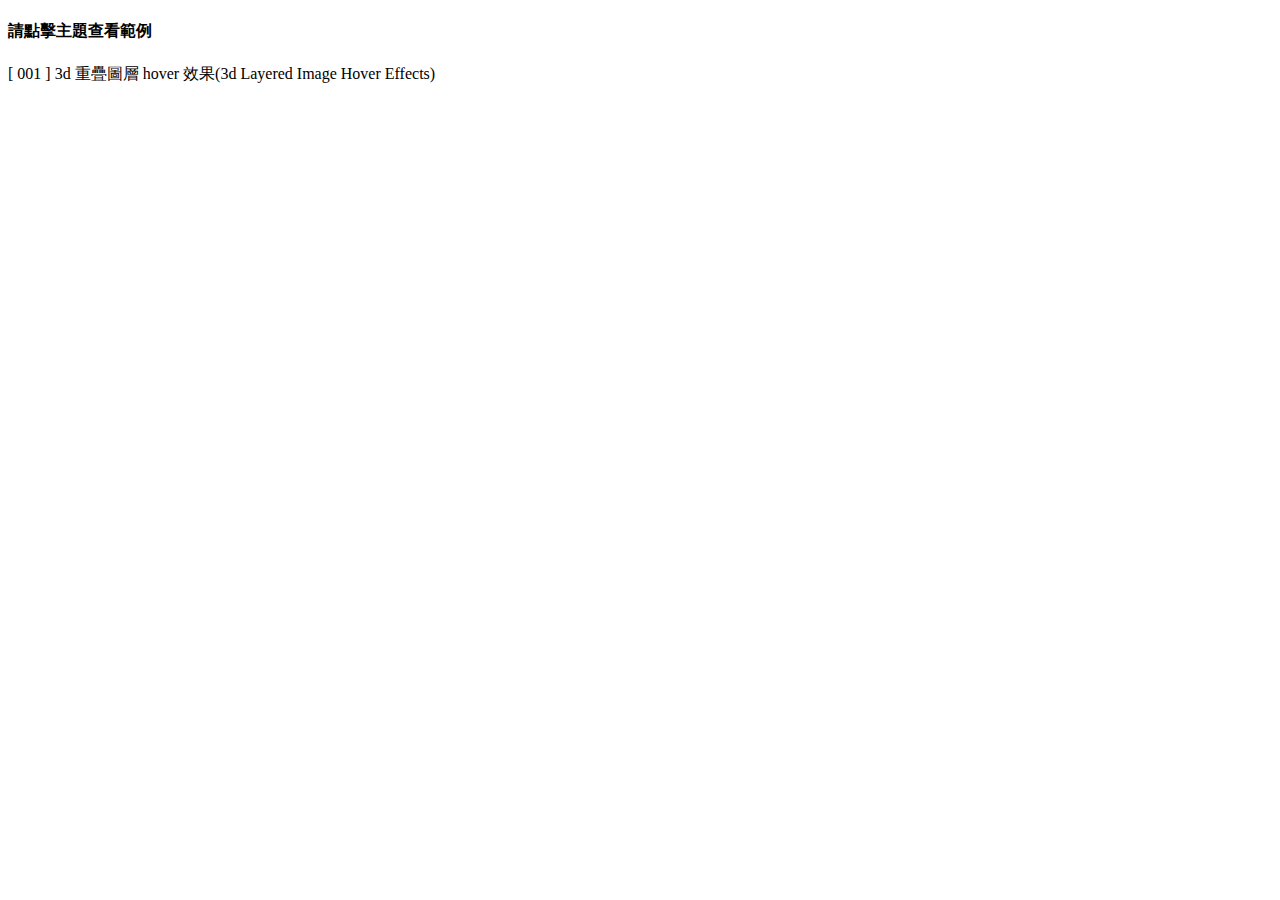
<file: index.html>
<!DOCTYPE html>
<html lang="en">
<head>
	<meta charset="UTF-8">
	<title>索引</title>
	<style>
	a {
		text-decoration: none;
	}
	a, a:link{
		color: black;
	}
	a:hover {
		color: blue;
	}
	</style>
</head>
<body>
	<h4>請點擊主題查看範例</h4>
	<p>
		<a href="./001/index.html" target="_blank">[ 001 ] 3d 重疊圖層 hover 效果(3d Layered Image Hover Effects)</a>
	</p>
</body>
</html>
</file>
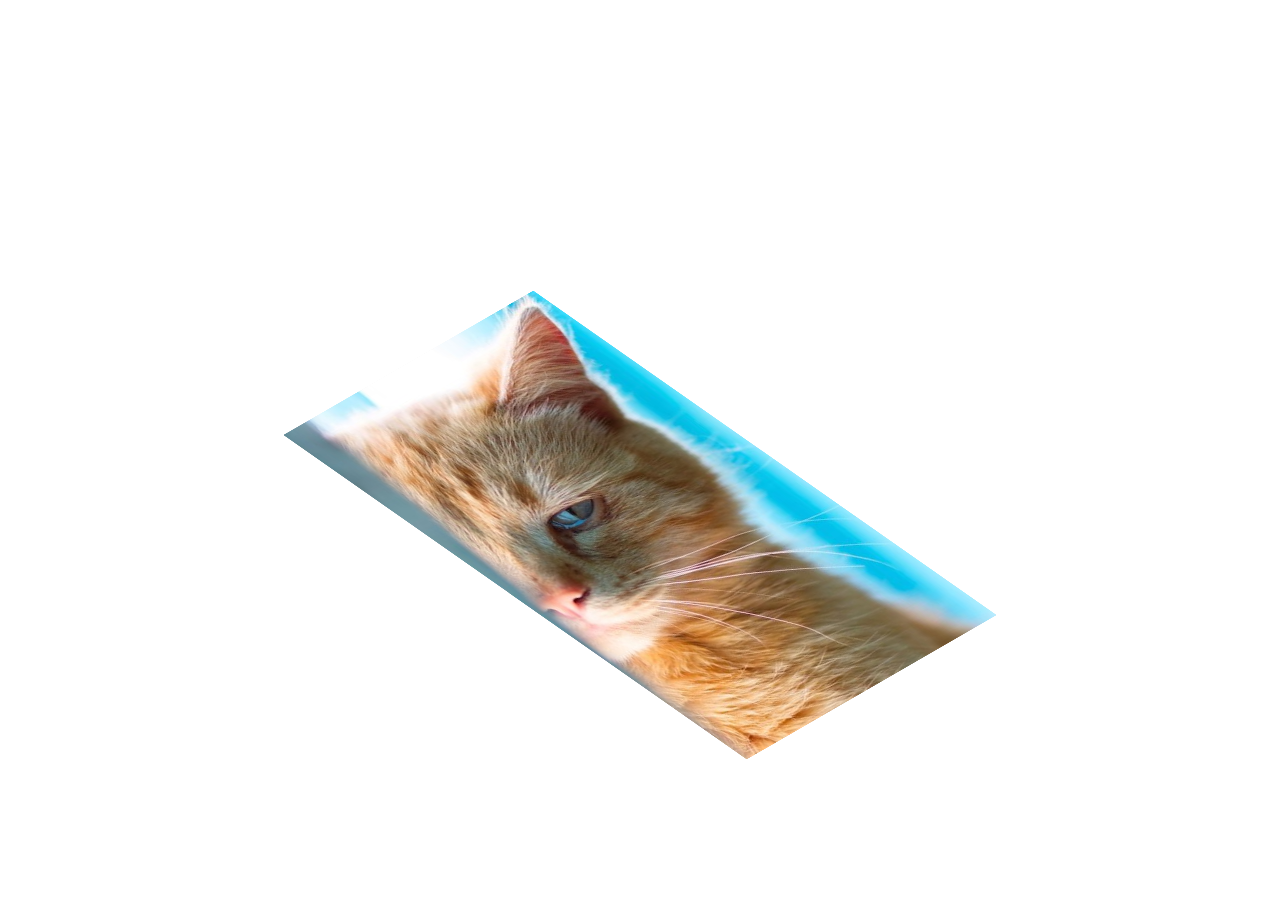
<file: 001/index.html>
<!DOCTYPE html>
<html lang="en">
<head>
	<meta charset="UTF-8">
	<title>3D 重疊圖層 hover 效果</title>
	<link rel="stylesheet" type="text/css" href="main.css">
</head>
<body>
	<div class="container">
		<img src="cat.jpg">
		<img src="cat.jpg">
		<img src="cat.jpg">
		<img src="cat.jpg">
	</div>
</body>


<!-- 參考： -->
<!-- https://www.youtube.com/watch?v=WF68FcI21es&feature=share -->
</html>
</file>
<file: 001/main.css>
body
{
	margin: 0;
	padding: 0;
	width: 100%;
	height: 100vh;
	display: flex;
	align-items: center;
	justify-content: center;
}
.container
{
	margin-top: 150px;
	position: relative;
	width: 360px;
	height: 640px;
	background: rgba(0, 0, 0, .1);
	transform: rotate(-30deg) skew(25deg) scale(.8);
	/* 2D變形 transform */
	/* 旋轉 rotate(-30deg)：從X軸向上逆時針30度(參數為正數則向下順時針)，看左下角點與X軸比較好理解 */
	/* 傾斜 skew(25deg)：從向橫向傾斜25度(若只有一個參數，第二參數縱向則為0)，看右下角點與Y軸比較好理解 */
	/* 放大縮小 scale(.8)：元素的大小為原本的 0.8倍(就是原本大小的80%) */
}
.container img
{
	position: absolute;  /*讓所有 img 都重疊在一起*/
	width: 100%;
	transition: .5s;  /* 漸變 0.5秒 */
}
.container:hover img:nth-child(4)  /* 第4個是最上面的(越後面寫出的元素預設會蓋在最上面) */
{
	opacity: 1;
	transform: translate(160px, -160px);
	/* 2D變形 transform */
	/* 位移 translate(160px, -160px)：讓元素X軸向右位移160px、Y軸向上位移160px(參數為正數則向下)*/
	/* 注意，因為外框的 container 已經傾斜了，所以 X軸也要移，若X軸設為 0 會只有向左上的效果 */
}
.container:hover img:nth-child(3)
{
	opacity: 0.8;
	transform: translate(120px, -120px);
}
.container:hover img:nth-child(2)
{
	opacity: 0.6;
	transform: translate(80px, -80px);
}
.container:hover img:nth-child(1)
{
	opacity: 0.4;
	transform: translate(40px, -40px);
}
</file>
